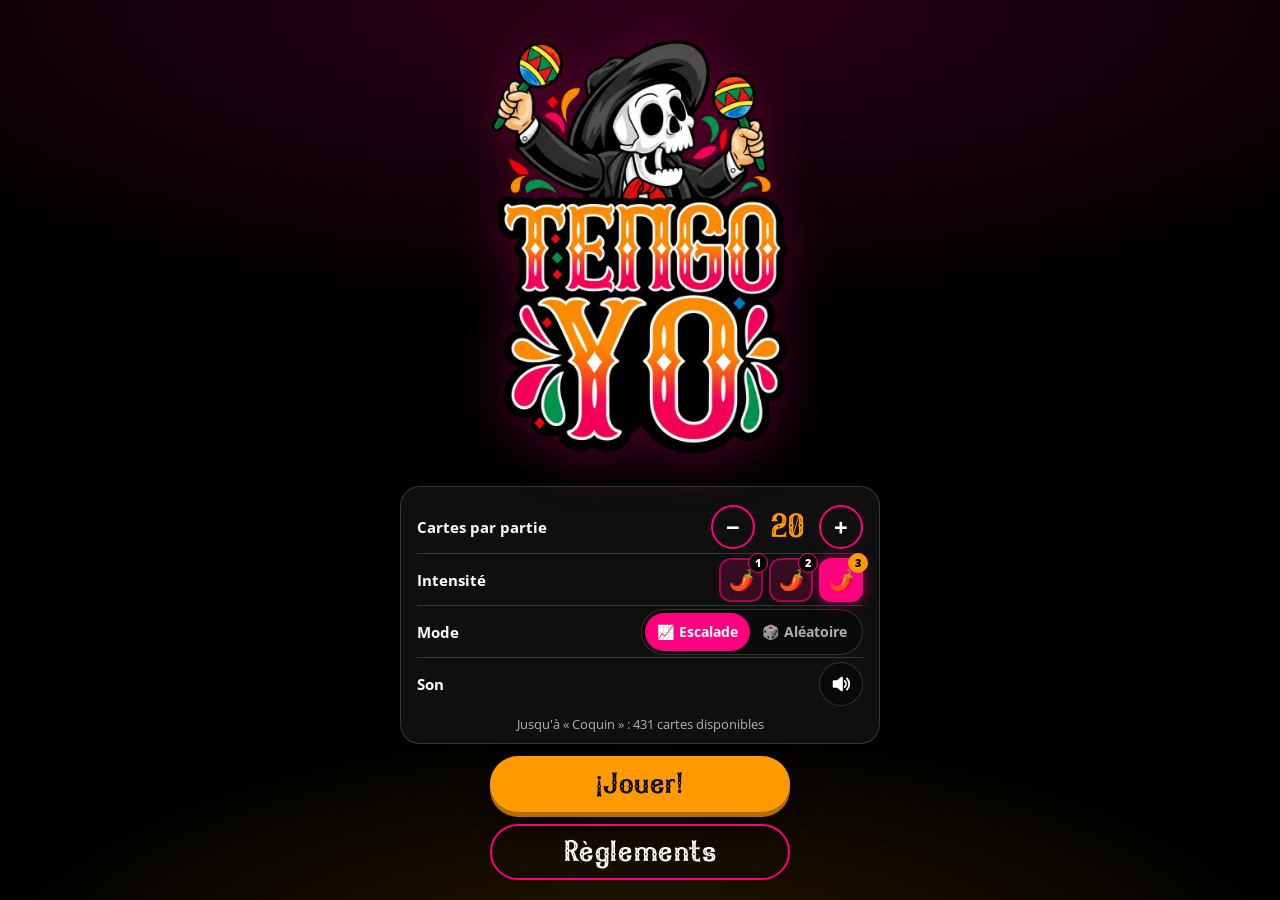
<file: index.html>
<!doctype html>
<html lang="fr-CA">
<head>
  <meta charset="utf-8">
  <meta name="viewport" content="width=device-width, initial-scale=1, viewport-fit=cover">

  <!-- SEO -->
  <title>Tengo Yo : le party game où il faut penser pareil</title>
  <meta name="description" content="Une carte, un thème, 15 secondes pour écrire un seul mot. Même réponse que ton coéquipier ? 1 point ! Party game gratuit sur un seul cell, sans téléchargement.">
  <meta name="robots" content="index, follow, max-image-preview:large">
  <link rel="canonical" href="https://patricepoliquin.com/tengoyo/">

  <!-- Partage : Facebook, Messenger, LinkedIn, iMessage… (Open Graph) -->
  <meta property="og:type" content="website">
  <meta property="og:site_name" content="Tengo Yo">
  <meta property="og:locale" content="fr_CA">
  <meta property="og:url" content="https://patricepoliquin.com/tengoyo/">
  <meta property="og:title" content="Tengo Yo : ¡Pensez pareil!">
  <meta property="og:description" content="1 thème, 15 secondes, le même mot = 1 point. Le party game gratuit qui se joue sur un seul cell, au milieu de la table.">
  <meta property="og:image" content="https://patricepoliquin.com/tengoyo/assets/social/og-image.jpg">
  <meta property="og:image:secure_url" content="https://patricepoliquin.com/tengoyo/assets/social/og-image.jpg">
  <meta property="og:image:type" content="image/jpeg">
  <meta property="og:image:width" content="1200">
  <meta property="og:image:height" content="630">
  <meta property="og:image:alt" content="Logo Tengo Yo, un squelette mariachi avec des maracas, et le slogan « ¡Pensez pareil! »">

  <!-- Partage : X / Twitter -->
  <meta name="twitter:card" content="summary_large_image">
  <meta name="twitter:title" content="Tengo Yo : ¡Pensez pareil!">
  <meta name="twitter:description" content="1 thème, 15 secondes, le même mot = 1 point. Le party game gratuit sur un seul cell.">
  <meta name="twitter:image" content="https://patricepoliquin.com/tengoyo/assets/social/og-image.jpg">
  <meta name="twitter:image:alt" content="Logo Tengo Yo et le slogan « ¡Pensez pareil! »">

  <!-- Icônes et installation sur l'écran d'accueil -->
  <link rel="icon" type="image/png" sizes="32x32" href="assets/icons/favicon-32.png">
  <link rel="icon" type="image/png" sizes="16x16" href="assets/icons/favicon-16.png">
  <link rel="apple-touch-icon" sizes="180x180" href="assets/icons/apple-touch-icon.png">
  <link rel="manifest" href="site.webmanifest">
  <meta name="theme-color" content="#000000">
  <meta name="mobile-web-app-capable" content="yes">
  <meta name="apple-mobile-web-app-capable" content="yes">
  <meta name="apple-mobile-web-app-title" content="Tengo Yo">
  <meta name="apple-mobile-web-app-status-bar-style" content="black-translucent">

  <!-- Données structurées (Google) -->
  <script type="application/ld+json">
  {
    "@context": "https://schema.org",
    "@type": "WebApplication",
    "name": "Tengo Yo",
    "alternateName": "Tengo Yo : le party game où il faut penser pareil",
    "url": "https://patricepoliquin.com/tengoyo/",
    "description": "Party game de groupe : une carte, un thème, 15 secondes pour écrire un seul mot. Les coéquipiers qui écrivent le même mot marquent un point. Gratuit, sur un seul cellulaire posé au milieu de la table.",
    "image": "https://patricepoliquin.com/tengoyo/assets/social/og-image.jpg",
    "inLanguage": "fr-CA",
    "applicationCategory": "GameApplication",
    "genre": "Party game",
    "operatingSystem": "Tous (navigateur web)",
    "browserRequirements": "Nécessite JavaScript",
    "isAccessibleForFree": true,
    "offers": { "@type": "Offer", "price": "0", "priceCurrency": "CAD" }
  }
  </script>

  <link rel="preload" href="assets/fonts/Luchados.woff" as="font" type="font/woff" crossorigin>
  <link rel="preload" href="assets/fonts/open-sans-wght.woff2" as="font" type="font/woff2" crossorigin>
  <link rel="preload" href="assets/img/logo.webp" as="image">
  <link rel="stylesheet" href="css/styles.css">
</head>
<body>
  <div class="app" id="app">

    <!-- ============ ACCUEIL ============ -->
    <section class="screen screen--home is-active" id="screen-home" aria-labelledby="home-title">
      <h1 class="logo" id="home-title">
        <img src="assets/img/logo.webp" alt="Tengo Yo" class="logo__img" id="logo" width="720" height="1010">
      </h1>
      <p class="sr-only">Le party game où il faut penser pareil : une carte, un thème, 15 secondes pour écrire un seul mot. Même réponse que ton coéquipier ? 1 point.</p>

      <div class="settings">
        <div class="setting">
          <span class="setting__label" id="count-label">Cartes par partie</span>
          <div class="stepper" role="group" aria-labelledby="count-label">
            <button class="stepper__btn" type="button" data-step="-5" aria-label="Retirer 5 cartes">−</button>
            <output class="stepper__value" id="count-value" aria-live="polite">20</output>
            <button class="stepper__btn" type="button" data-step="5" aria-label="Ajouter 5 cartes">+</button>
          </div>
        </div>

        <div class="setting">
          <span class="setting__label" id="spice-label">Intensité</span>
          <div class="spice-picker" id="spice-picker" role="radiogroup" aria-labelledby="spice-label"></div>
        </div>

        <div class="setting">
          <span class="setting__label" id="mode-label">Mode</span>
          <div class="segmented" id="mode-picker" role="radiogroup" aria-labelledby="mode-label">
            <label class="segmented__opt"><input class="sr-only" type="radio" name="mode" value="escalade"><span aria-hidden="true">📈</span> Escalade</label>
            <label class="segmented__opt"><input class="sr-only" type="radio" name="mode" value="aleatoire"><span aria-hidden="true">🎲</span> Aléatoire</label>
          </div>
        </div>

        <div class="setting">
          <span class="setting__label">Son</span>
          <button class="icon-btn icon-btn--sound" type="button" data-action="toggle-sound" aria-pressed="true" aria-label="Son activé">
            <svg viewBox="0 0 24 24" aria-hidden="true"><path class="i-speaker" d="M4 9h4l5-4v14l-5-4H4z"/><path class="i-waves" d="M16 8.5a5 5 0 0 1 0 7M18.5 6a8.5 8.5 0 0 1 0 12"/><path class="i-mute" d="M16 9l6 6M22 9l-6 6"/></svg>
          </button>
        </div>
        <p class="settings__hint" id="settings-hint" aria-live="polite"></p>
      </div>

      <div class="home__actions">
        <button class="btn btn--primary" type="button" id="btn-play">¡Jouer!</button>
        <button class="btn btn--ghost" type="button" id="btn-rules">Règlements</button>
      </div>
    </section>

    <!-- ============ RÈGLEMENTS ============ -->
    <section class="screen screen--rules" id="screen-rules" aria-labelledby="rules-title" hidden>
      <div class="rules">
        <h2 class="rules__title" id="rules-title">Règlements</h2>
        <ol class="rules__list">
          <li><strong>Formez des équipes de deux</strong> (ou jouez chacun pour soi). Chaque joueur a une feuille et un crayon.</li>
          <li><strong>Posez le cell à plat au centre de la table.</strong> La question s'affiche dans les deux sens : tout le monde peut la lire.</li>
          <li><strong>Une carte se retourne</strong> avec un thème. Ex. : <em>« Un animal à fourrure »</em>.</li>
          <li><strong>15 secondes</strong> pour écrire <strong>un seul mot</strong>, sans se parler ni se faire de signes.</li>
          <li><strong>Au buzzer, on dévoile.</strong> Si les deux coéquipiers ont écrit le <strong>même mot</strong>, l'équipe marque <strong>1 point</strong>.
            <div class="rules__example">
              <span>Équipe 1 : ours, chien</span><span class="rules__zero">0</span>
              <span>Équipe 2 : loup, loup</span><span class="rules__point">+1</span>
            </div>
          </li>
          <li><strong>En solo :</strong> tu marques 1 point pour chaque joueur qui a écrit le même mot que toi.</li>
          <li><strong>Passer :</strong> une carte trop dure ou que personne ne veut jouer ? D'un commun accord, on la passe. Elle ne compte pas.</li>
          <li><strong>Deux modes :</strong> en <em>Escalade</em>, les cartes montent de 🌶️ à 🌶️🌶️🌶️ au fil de la partie. En <em>Aléatoire</em>, tout est mélangé.</li>
          <li>Le plus de points à la fin gagne.</li>
        </ol>
        <h3 class="rules__subtitle">Intensité</h3>
        <ul class="rules__spice" id="rules-spice"></ul>
        <p class="rules__warning">Jeu réservé aux adultes consentants. Ce qui se dit autour de la table reste autour de la table.</p>
        <h3 class="rules__subtitle">À imprimer</h3>
        <div class="rules__prints">
          <a class="btn btn--ghost btn--small" href="print/reponses.html" target="_blank" rel="noopener">Feuille de réponses</a>
          <a class="btn btn--ghost btn--small" href="print/pointage.html" target="_blank" rel="noopener">Feuille de pointage</a>
        </div>
        <button class="btn btn--primary" type="button" data-action="close-rules">Compris !</button>
      </div>
    </section>

    <!-- ============ COMPTE À REBOURS ============ -->
    <section class="screen screen--countdown" id="screen-countdown" aria-live="assertive" hidden>
      <div class="countdown" id="countdown-number">5</div>
    </section>

    <!-- ============ PARTIE ============ -->
    <!-- Le cell est posé à plat au milieu de la table : la barre du haut est une copie
         tournée à 180° (générée en JS) pour les joueurs assis en face. -->
    <section class="screen screen--game" id="screen-game" hidden>
      <div class="table" id="table">
        <div class="deck" id="deck" aria-hidden="true"></div>
        <!-- La carte active est injectée ici -->
      </div>

      <div class="controls controls--bottom" id="controls">
        <button class="icon-btn icon-btn--small" type="button" data-action="quit" aria-label="Quitter la partie">
          <svg viewBox="0 0 24 24" aria-hidden="true"><path d="M6 6l12 12M18 6L6 18"/></svg>
        </button>
        <div class="controls__round" aria-label="Carte"><span data-hud="round">1</span><span class="controls__sep">/</span><span data-hud="total">20</span></div>
        <div class="timer" data-hud="timer" role="timer" aria-live="off">
          <svg class="timer__ring" viewBox="0 0 100 100" aria-hidden="true">
            <circle class="timer__track" cx="50" cy="50" r="42"/>
            <circle class="timer__progress" data-hud="progress" cx="50" cy="50" r="42" pathLength="100"/>
          </svg>
          <span class="timer__value" data-hud="value">15</span>
        </div>
        <div class="controls__action">
          <button class="btn btn--ghost btn--small" type="button" data-action="skip">Passer</button>
          <button class="btn btn--primary btn--small" type="button" data-action="next" hidden>Carte suivante</button>
        </div>
      </div>
      <p class="sr-only" id="sr-question" aria-live="polite"></p>
    </section>

    <!-- ============ FIN DE PARTIE ============ -->
    <section class="screen screen--end" id="screen-end" aria-labelledby="end-title" hidden>
      <div class="end">
        <img src="assets/img/logo.webp" alt="" class="end__logo" id="end-logo" width="720" height="1010">
        <h2 class="end__title" id="end-title">¡Se acabó!</h2>
        <p class="end__subtitle">Partie terminée. Comptez vos points !</p>
        <p class="end__stats" id="end-stats"></p>
        <div class="end__actions">
          <button class="btn btn--primary" type="button" data-action="replay">Nouvelle partie</button>
          <button class="btn btn--ghost" type="button" data-action="home">Accueil</button>
        </div>
      </div>
      <div class="confetti" id="confetti" aria-hidden="true"></div>
    </section>

    <!-- Confirmation pour quitter -->
    <dialog class="modal" id="dialog-quit" aria-labelledby="quit-title">
      <h2 class="modal__title" id="quit-title">Quitter la partie ?</h2>
      <p>La partie en cours sera perdue.</p>
      <div class="modal__actions">
        <button class="btn btn--ghost btn--small" type="button" data-action="quit-cancel">Continuer</button>
        <button class="btn btn--primary btn--small" type="button" data-action="quit-confirm">Quitter</button>
      </div>
    </dialog>

    <noscript><p class="noscript">Tengo Yo a besoin de JavaScript pour fonctionner.</p></noscript>
  </div>

  <script src="vendor/gsap.min.js"></script>
  <script type="module" src="js/main.js"></script>
</body>
</html>
</file>
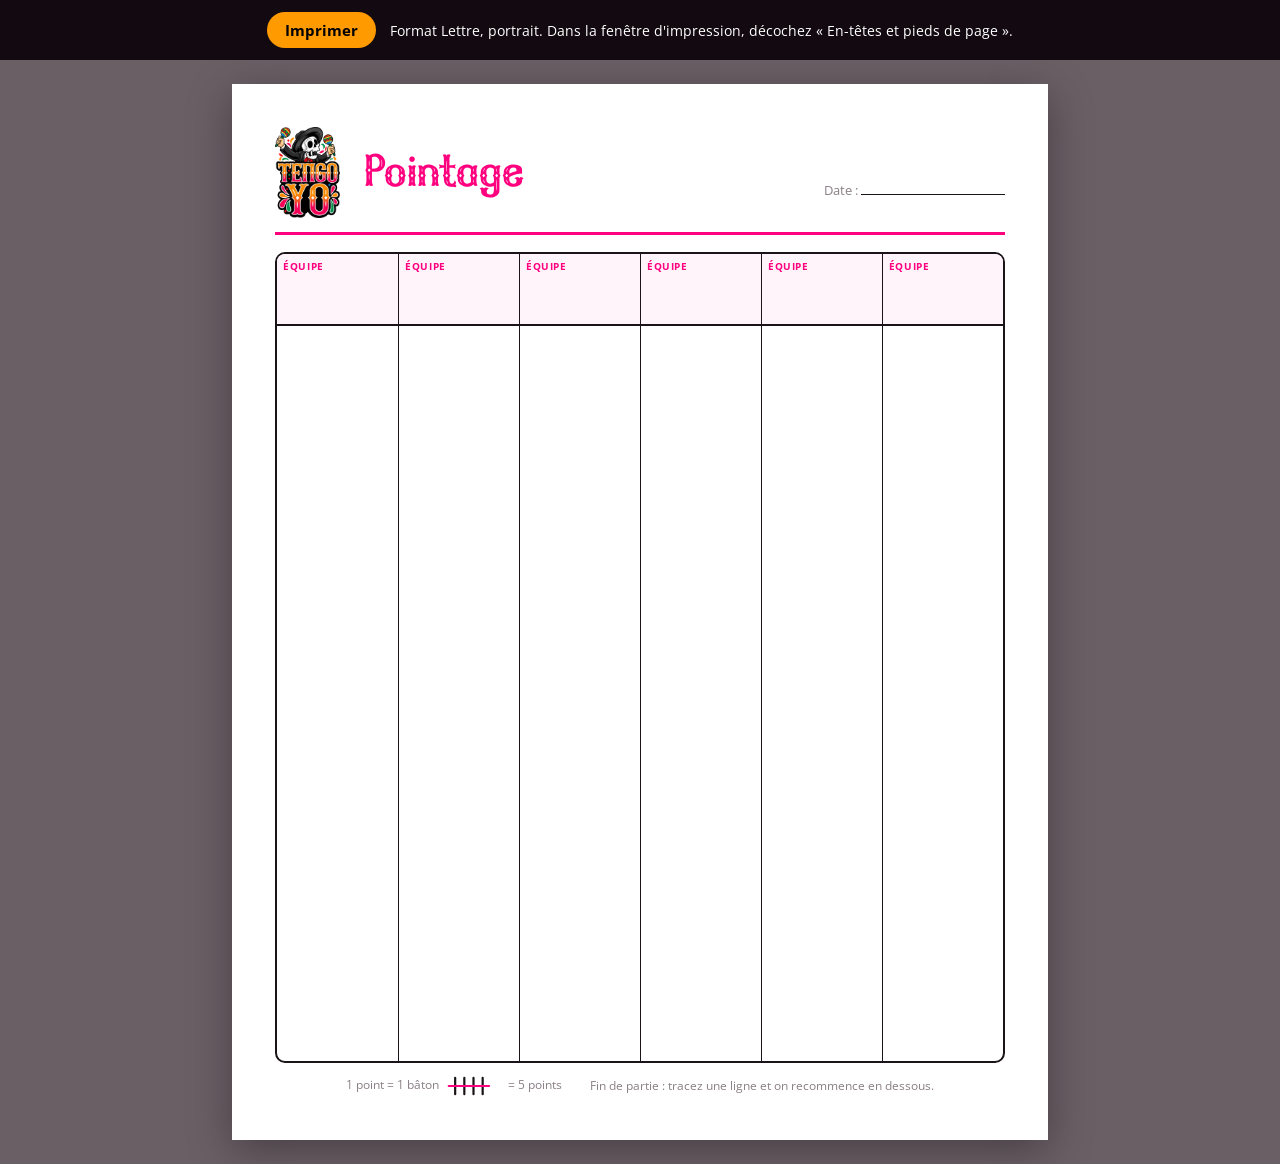
<file: print/pointage.html>
<!doctype html>
<html lang="fr-CA">
<head>
  <meta charset="utf-8">
  <meta name="viewport" content="width=device-width, initial-scale=1">
  <title>Tengo Yo : feuille de pointage</title>
  <meta name="robots" content="noindex, follow">
  <link rel="icon" type="image/png" sizes="32x32" href="../assets/icons/favicon-32.png">
  <link rel="stylesheet" href="print.css">
  <style>
    .head {
      display: flex;
      align-items: center;
      gap: 0.25in;
      padding-bottom: 0.14in;
      border-bottom: 3px solid var(--rosa);
    }

    .head__logo { height: 0.95in; width: auto; }
    .head__title { margin: 0; font-size: 46px; color: var(--rosa); }
    .head__date { margin-left: auto; font-size: 13px; color: var(--soft); align-self: flex-end; padding-bottom: 6px; }
    .head__date span { display: inline-block; width: 1.5in; border-bottom: 1px solid var(--ink); }

    /* 6 colonnes d'équipe : nom en haut, grand espace libre pour les bâtons */
    .teams {
      flex: 1;
      display: grid;
      grid-template-columns: repeat(6, 1fr);
      margin-top: 0.18in;
      border: 2px solid var(--ink);
      border-radius: 10px;
      overflow: hidden;
    }

    .team { display: flex; flex-direction: column; min-width: 0; }
    .team + .team { border-left: 1.5px solid var(--ink); }

    .team__name {
      height: 0.75in;
      padding: 5px 6px;
      border-bottom: 2px solid var(--ink);
      background: #fff4fa;
      font-size: 10px;
      font-weight: 700;
      letter-spacing: 0.06em;
      text-transform: uppercase;
      color: var(--rosa);
    }

    .team__score { flex: 1; }

    .foot {
      display: flex;
      align-items: center;
      justify-content: center;
      gap: 0.3in;
      margin-top: 0.12in;
      font-size: 12px;
      color: var(--soft);
    }

    .tally { height: 22px; width: auto; vertical-align: middle; margin: 0 4px; }
  </style>
</head>
<body>
  <div class="toolbar">
    <button type="button" onclick="window.print()">Imprimer</button>
    <span>Format Lettre, portrait. Dans la fenêtre d'impression, décochez « En-têtes et pieds de page ».</span>
  </div>

  <main class="sheet">
    <header class="head">
      <img class="head__logo" src="../assets/img/logo.webp" alt="Tengo Yo">
      <h1 class="head__title display">Pointage</h1>
      <p class="head__date">Date : <span></span></p>
    </header>

    <section class="teams" aria-label="Colonnes des équipes">
      <div class="team"><div class="team__name">Équipe</div><div class="team__score"></div></div>
      <div class="team"><div class="team__name">Équipe</div><div class="team__score"></div></div>
      <div class="team"><div class="team__name">Équipe</div><div class="team__score"></div></div>
      <div class="team"><div class="team__name">Équipe</div><div class="team__score"></div></div>
      <div class="team"><div class="team__name">Équipe</div><div class="team__score"></div></div>
      <div class="team"><div class="team__name">Équipe</div><div class="team__score"></div></div>
    </section>

    <footer class="foot">
      <span>
        1 point = 1 bâton
        <svg class="tally" viewBox="0 0 60 24" aria-label="Quatre bâtons barrés d'une ligne horizontale : 5 points">
          <g stroke="#1a1418" stroke-width="2.4" stroke-linecap="round">
            <path d="M10 3v18M20 3v18M30 3v18M40 3v18"/><path d="M3 12H47" stroke="#FF007F"/>
          </g>
        </svg>
        = 5 points
      </span>
      <span>Fin de partie : tracez une ligne et on recommence en dessous.</span>
    </footer>
  </main>
</body>
</html>
</file>
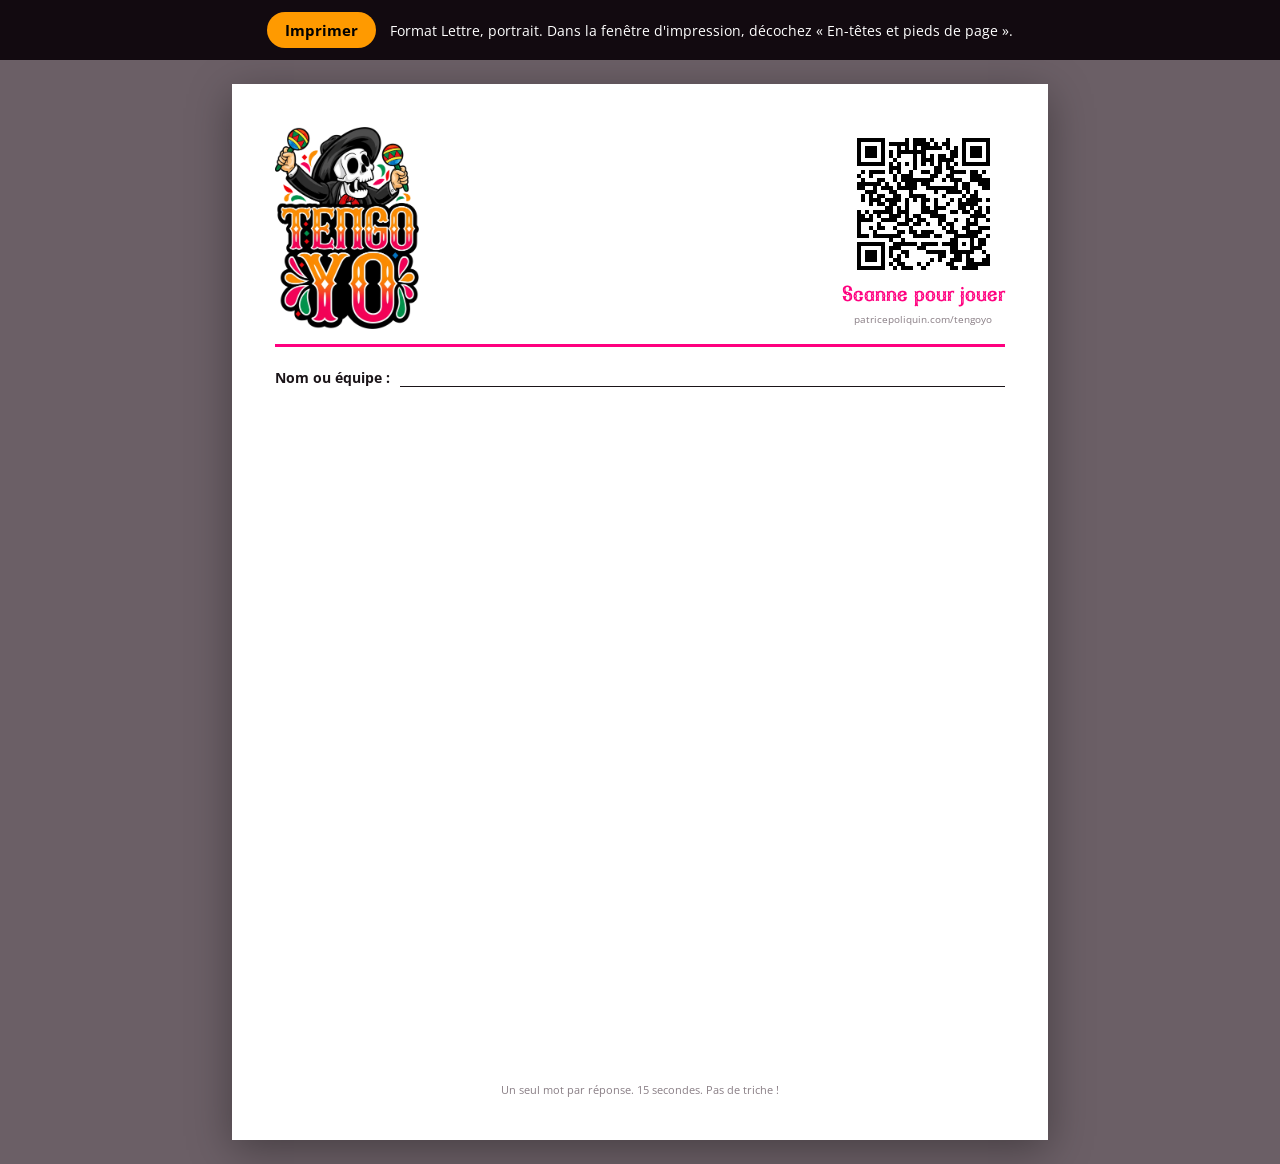
<file: print/reponses.html>
<!doctype html>
<html lang="fr-CA">
<head>
  <meta charset="utf-8">
  <meta name="viewport" content="width=device-width, initial-scale=1">
  <title>Tengo Yo : feuille de réponses</title>
  <meta name="robots" content="noindex, follow">
  <link rel="icon" type="image/png" sizes="32x32" href="../assets/icons/favicon-32.png">
  <link rel="stylesheet" href="print.css">
  <style>
    .head {
      display: flex;
      align-items: center;
      justify-content: space-between;
      gap: 0.3in;
      padding-bottom: 0.16in;
      border-bottom: 3px solid var(--rosa);
    }

    .head__logo { height: 2.1in; width: auto; }

    .qr { display: flex; flex-direction: column; align-items: center; gap: 6px; text-align: center; }
    .qr__code { width: 1.55in; height: 1.55in; display: block; image-rendering: pixelated; }
    .qr__label { margin: 0; font-size: 22px; color: var(--rosa); }
    .qr__url { margin: 0; max-width: 2.4in; font-size: 10px; color: var(--soft); word-break: break-all; }

    .name {
      display: flex;
      align-items: flex-end;
      gap: 10px;
      margin-top: 0.22in;
      font-size: 14px;
      font-weight: 700;
    }

    .name span { flex: 1; border-bottom: 1.5px solid var(--ink); height: 1.2em; }

    /* Grand espace libre pour écrire les réponses */
    .answers { flex: 1; }

    .foot { margin: 0; text-align: center; font-size: 11px; color: var(--soft); }
  </style>
</head>
<body>
  <div class="toolbar">
    <button type="button" onclick="window.print()">Imprimer</button>
    <span>Format Lettre, portrait. Dans la fenêtre d'impression, décochez « En-têtes et pieds de page ».</span>
  </div>

  <main class="sheet">
    <header class="head">
      <img class="head__logo" src="../assets/img/logo.webp" alt="Tengo Yo">
      <div class="qr">
        <!-- Code QR vers https://patricepoliquin.com/tengoyo/ (print/qr-tengoyo.png) -->
        <img class="qr__code" src="qr-tengoyo.png" alt="Code QR vers patricepoliquin.com/tengoyo" width="888" height="888">
        <p class="qr__label display">Scanne pour jouer</p>
        <p class="qr__url">patricepoliquin.com/tengoyo</p>
      </div>
    </header>

    <p class="name">Nom ou équipe : <span></span></p>

    <section class="answers" aria-label="Espace pour écrire les réponses"></section>

    <p class="foot">Un seul mot par réponse. 15 secondes. Pas de triche !</p>
  </main>
</body>
</html>
</file>
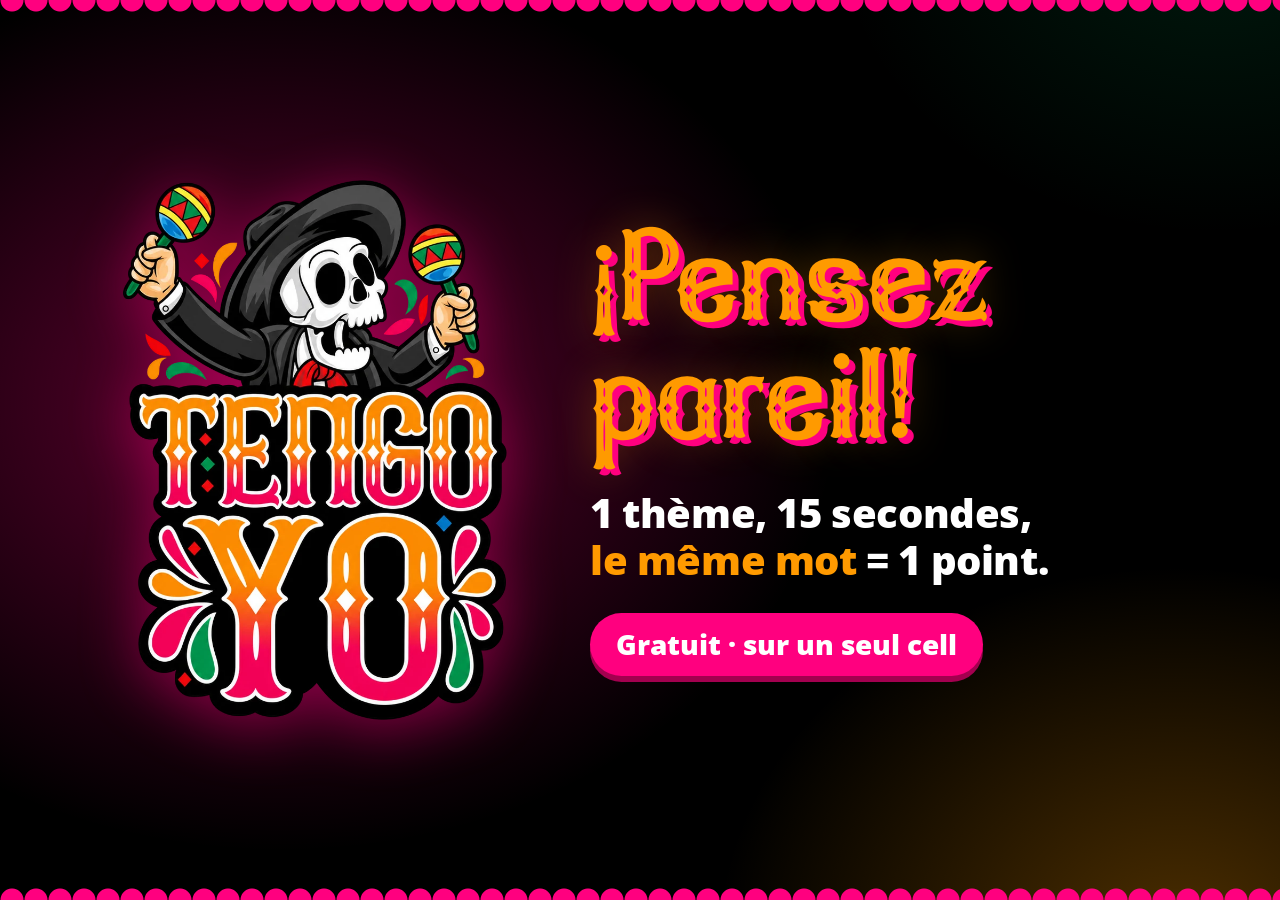
<file: tools/social/og-image.html>
<!doctype html>
<html lang="fr-CA">
<head>
  <meta charset="utf-8">
  <title>Tengo Yo : image de partage (1200 x 630)</title>
  <!-- Gabarit Open Graph / Facebook. Rendu : node tools/social/render.mjs tools/social/og-image.html assets/social/og-image.jpg --size 1200x630 -->
  <style>
    @font-face { font-family: 'Luchados'; src: url('../../assets/fonts/Luchados.woff') format('woff'); }
    @font-face { font-family: 'Open Sans'; src: url('../../assets/fonts/open-sans-wght.woff2') format('woff2'); font-weight: 300 800; }

    html, body { margin: 0; background: #000; }

    .og {
      position: relative;
      width: 100vw; /* 1200 x 630 (Open Graph) ou 1280 x 640 (aperçu GitHub) : suit la taille de rendu */
      height: 100vh;
      overflow: hidden;
      display: grid;
      grid-template-columns: 470px 1fr;
      align-items: center;
      gap: 40px;
      /* Marges : tout le contenu reste dans les 80 % centraux (règle du skill) */
      padding: 0 90px 0 80px;
      box-sizing: border-box;
      color: #fff;
      font-family: 'Open Sans', sans-serif;
      background:
        radial-gradient(70% 80% at 22% 45%, rgba(255, 0, 127, 0.38), transparent 62%),
        radial-gradient(60% 70% at 92% 105%, rgba(255, 154, 0, 0.30), transparent 60%),
        radial-gradient(50% 60% at 95% -10%, rgba(0, 168, 89, 0.16), transparent 60%),
        #000;
    }

    /* Bande papel picado (festons) en haut et en bas */
    .og::before,
    .og::after {
      content: '';
      position: absolute;
      left: 0;
      right: 0;
      height: 18px;
      background:
        radial-gradient(circle at 12px 0, #FF007F 11px, transparent 12px) 0 0 / 24px 18px repeat-x;
    }
    .og::before { top: 0; }
    .og::after { bottom: 0; transform: scaleY(-1); }

    .logo {
      justify-self: center;
      height: 540px;
      width: auto;
      filter: drop-shadow(0 10px 30px rgba(255, 0, 127, 0.45));
    }

    .copy { display: flex; flex-direction: column; align-items: flex-start; }

    .headline {
      margin: 0;
      font-family: 'Luchados', Impact, sans-serif;
      font-weight: normal;
      font-size: 132px;
      line-height: 0.9;
      color: #FF9A00;
      text-shadow: 6px 6px 0 #FF007F, 0 0 40px rgba(255, 154, 0, 0.35);
    }

    .sub {
      margin: 28px 0 0;
      font-size: 40px;
      font-weight: 800;
      line-height: 1.18;
      letter-spacing: -0.01em;
      max-width: 560px;
    }

    .sub em { font-style: normal; color: #FF9A00; }

    .pill {
      margin-top: 30px;
      padding: 12px 26px 13px;
      border-radius: 999px;
      background: #FF007F;
      font-size: 28px;
      font-weight: 800;
      box-shadow: 0 6px 0 #a3004f;
    }
  </style>
</head>
<body>
  <div class="og">
    <img class="logo" src="../../assets/img/logo.webp" alt="Tengo Yo">
    <div class="copy">
      <h1 class="headline">¡Pensez<br>pareil!</h1>
      <p class="sub">1 thème, 15 secondes,<br><em>le même mot</em> = 1 point.</p>
      <span class="pill">Gratuit · sur un seul cell</span>
    </div>
  </div>
</body>
</html>
</file>
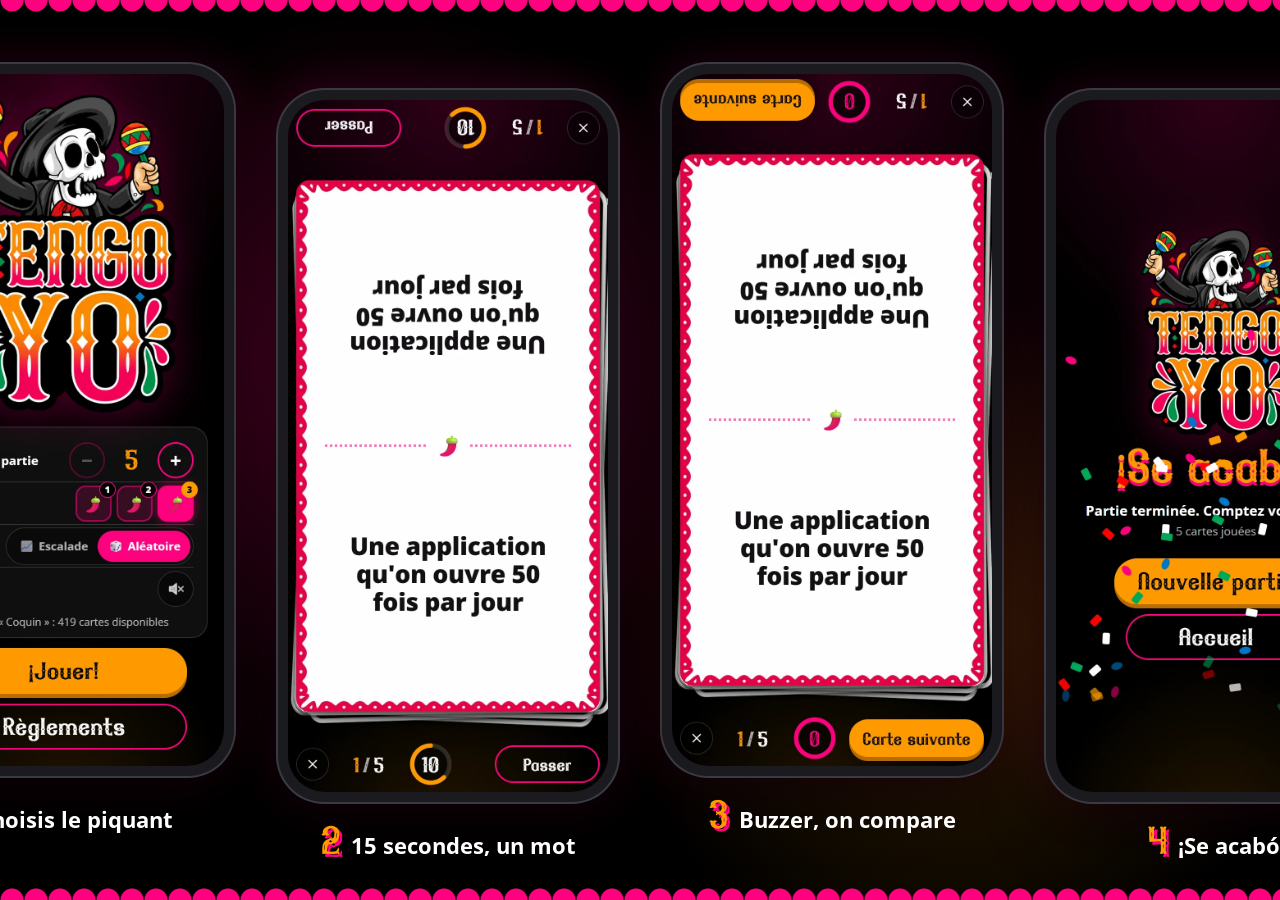
<file: tools/social/readme-screens.html>
<!doctype html>
<html lang="fr-CA">
<head>
  <meta charset="utf-8">
  <title>Tengo Yo : écrans du README (1600 x 900)</title>
  <!-- Rendu : node tools/social/render.mjs tools/social/readme-screens.html docs/readme/screens.png --size 1600x900 -->
  <!-- Les captures (docs/readme/screens/*.webp) sont prises sur un écran de 390 x 844, densité 2. -->
  <style>
    @font-face { font-family: 'Luchados'; src: url('../../assets/fonts/Luchados.woff') format('woff'); }
    @font-face { font-family: 'Open Sans'; src: url('../../assets/fonts/open-sans-wght.woff2') format('woff2'); font-weight: 300 800; }

    html, body { margin: 0; background: #000; }

    .board {
      position: relative;
      width: 100vw;
      height: 100vh;
      overflow: hidden;
      display: flex;
      align-items: center;
      justify-content: center;
      gap: 44px;
      box-sizing: border-box;
      color: #fff;
      font-family: 'Open Sans', sans-serif;
      background:
        radial-gradient(45% 60% at 30% 40%, rgba(255, 0, 127, 0.30), transparent 65%),
        radial-gradient(45% 60% at 75% 70%, rgba(255, 154, 0, 0.22), transparent 65%),
        #000;
    }

    .board::before,
    .board::after {
      content: '';
      position: absolute;
      left: 0;
      right: 0;
      height: 18px;
      background: radial-gradient(circle at 12px 0, #FF007F 11px, transparent 12px) 0 0 / 24px 18px repeat-x;
    }
    .board::before { top: 0; }
    .board::after { bottom: 0; transform: scaleY(-1); }

    .shot { margin: 0; display: flex; flex-direction: column; align-items: center; gap: 22px; }

    /* Téléphone : 390 x 844 réduit à 320 de large */
    .phone {
      width: 320px;
      height: 692px;
      padding: 10px;
      border-radius: 46px;
      background: #1b1b1f;
      box-shadow: 0 0 0 2px #3a3a42, 0 24px 60px rgba(0, 0, 0, 0.7), 0 0 50px rgba(255, 0, 127, 0.18);
    }
    .phone img { display: block; width: 100%; height: 100%; object-fit: cover; border-radius: 37px; }

    .shot:nth-child(even) { transform: translateY(26px); }

    figcaption { display: flex; align-items: baseline; gap: 10px; font-size: 22px; font-weight: 700; }
    figcaption b {
      font-family: 'Luchados', Impact, sans-serif;
      font-weight: normal;
      font-size: 40px;
      color: #FF9A00;
      text-shadow: 3px 3px 0 #FF007F;
    }
  </style>
</head>
<body>
  <main class="board">
    <figure class="shot">
      <div class="phone"><img src="../../docs/readme/screens/home.webp" alt=""></div>
      <figcaption><b>1</b> Choisis le piquant</figcaption>
    </figure>
    <figure class="shot">
      <div class="phone"><img src="../../docs/readme/screens/card.webp" alt=""></div>
      <figcaption><b>2</b> 15 secondes, un mot</figcaption>
    </figure>
    <figure class="shot">
      <div class="phone"><img src="../../docs/readme/screens/timeup.webp" alt=""></div>
      <figcaption><b>3</b> Buzzer, on compare</figcaption>
    </figure>
    <figure class="shot">
      <div class="phone"><img src="../../docs/readme/screens/end.webp" alt=""></div>
      <figcaption><b>4</b> ¡Se acabó!</figcaption>
    </figure>
  </main>
</body>
</html>
</file>
<file: css/styles.css>
/* =========================================================================
   Tengo Yo : charte Día de Muertos
   ========================================================================= */

@font-face {
  font-family: 'Luchados';
  src: url('../assets/fonts/Luchados.woff') format('woff');
  font-display: swap;
}

@font-face {
  font-family: 'Open Sans';
  src: url('../assets/fonts/open-sans-wght.woff2') format('woff2-variations'),
       url('../assets/fonts/open-sans-wght.woff2') format('woff2');
  font-weight: 300 800;
  font-display: swap;
}

:root {
  /* Palette (ref/Pallette de couleurs.txt) */
  --cempasuchil: #FF9A00;
  --rosa: #FF007F;
  --calavera: #FFFFFF;
  --luto: #000000;
  --verde: #00A859;
  --rojo: #FF0000;
  --cielo: #0077C8;

  --ink: #141014;
  --surface: rgba(255, 255, 255, 0.06);
  --line: rgba(255, 255, 255, 0.16);
  --muted: rgba(255, 255, 255, 0.68);

  --font-display: 'Luchados', 'Impact', 'Arial Narrow', sans-serif;
  --font-body: 'Open Sans', system-ui, -apple-system, 'Segoe UI', Roboto, sans-serif;

  --ease-out: cubic-bezier(0.23, 1, 0.32, 1);
  --ease-in-out: cubic-bezier(0.645, 0.045, 0.355, 1);

  --safe-top: env(safe-area-inset-top, 0px);
  --safe-bottom: env(safe-area-inset-bottom, 0px);

  /* Carte : 2:3, limitée par la largeur ET la hauteur disponibles */
  --card-w: min(76vw, 340px, calc((100dvh - 300px - var(--safe-top) - var(--safe-bottom)) / 1.5));
  --card-h: calc(var(--card-w) * 1.5);
  --card-r: calc(var(--card-w) * 0.045);
}

*,
*::before,
*::after { box-sizing: border-box; }

html,
body {
  margin: 0;
  height: 100%;
  background: var(--luto);
  color: var(--calavera);
  font-family: var(--font-body);
  -webkit-font-smoothing: antialiased;
  -webkit-tap-highlight-color: transparent;
  overscroll-behavior: none;
}

body {
  background:
    radial-gradient(120% 60% at 50% 0%, rgba(255, 0, 127, 0.18), transparent 60%),
    radial-gradient(90% 50% at 50% 110%, rgba(255, 154, 0, 0.16), transparent 60%),
    var(--luto);
  touch-action: manipulation;
  user-select: none;
  -webkit-user-select: none;
}

button { font: inherit; color: inherit; }

[hidden] { display: none !important; }

.sr-only {
  position: absolute;
  width: 1px; height: 1px;
  margin: -1px; padding: 0;
  overflow: hidden;
  clip: rect(0 0 0 0);
  white-space: nowrap;
  border: 0;
}

/* ------------------------------------------------------------------ App */

.app {
  position: relative;
  width: 100%;
  max-width: 520px;
  height: 100dvh;
  margin: 0 auto;
  overflow: hidden;
}

.screen {
  position: absolute;
  inset: 0;
  display: flex;
  flex-direction: column;
  align-items: center;
  padding: calc(var(--safe-top) + 16px) 20px calc(var(--safe-bottom) + 20px);
}

/* ------------------------------------------------------------ Boutons */

.btn {
  --btn-bg: var(--cempasuchil);
  --btn-fg: var(--luto);
  --btn-edge: #B86C00;
  position: relative;
  display: inline-flex;
  align-items: center;
  justify-content: center;
  min-height: 56px;
  min-width: 220px;
  padding: 10px 28px 8px;
  border: 0;
  border-radius: 999px;
  background: var(--btn-bg);
  color: var(--btn-fg);
  font-family: var(--font-display);
  font-size: 30px;
  letter-spacing: 0.02em;
  line-height: 1;
  cursor: pointer;
  box-shadow: 0 5px 0 var(--btn-edge), 0 10px 24px rgba(0, 0, 0, 0.45);
  transition: transform 120ms var(--ease-out), box-shadow 120ms var(--ease-out), opacity 150ms ease;
}

.btn:active {
  transform: translateY(4px) scale(0.98);
  box-shadow: 0 1px 0 var(--btn-edge), 0 4px 10px rgba(0, 0, 0, 0.4);
}

.btn:disabled { opacity: 0.45; cursor: default; }

.btn:focus-visible,
.icon-btn:focus-visible,
.stepper__btn:focus-visible,
.spice-chip:has(input:focus-visible) {
  outline: 3px solid var(--cielo);
  outline-offset: 3px;
}

.btn--primary { --btn-bg: var(--cempasuchil); }

.btn--ghost {
  --btn-bg: transparent;
  --btn-fg: var(--calavera);
  --btn-edge: transparent;
  border: 2px solid var(--rosa);
  box-shadow: none;
}

.btn--ghost:active { box-shadow: none; background: rgba(255, 0, 127, 0.15); }

.btn--small { min-width: 140px; min-height: 46px; font-size: 22px; padding: 8px 22px 6px; }

.icon-btn {
  display: grid;
  place-items: center;
  width: 44px;
  height: 44px;
  padding: 0;
  border: 1px solid var(--line);
  border-radius: 50%;
  background: rgba(0, 0, 0, 0.45);
  cursor: pointer;
  transition: transform 120ms var(--ease-out);
}

.icon-btn:active { transform: scale(0.92); }

.icon-btn svg {
  width: 22px; height: 22px;
  fill: none;
  stroke: currentColor;
  stroke-width: 2;
  stroke-linecap: round;
  stroke-linejoin: round;
}

.icon-btn .i-speaker { fill: currentColor; }
.icon-btn .i-mute { display: none; }
.icon-btn[aria-pressed="false"] .i-waves { display: none; }
.icon-btn[aria-pressed="false"] .i-mute { display: inline; }
.icon-btn[aria-pressed="false"] { color: var(--muted); }

/* ------------------------------------------------------------- Accueil */

.screen--home { justify-content: space-between; gap: 12px; }


/* Logo : occupe tout l'espace libre entre la guirlande et les réglages */
.logo {
  position: relative;
  z-index: 1;
  flex: 1 1 auto;
  min-height: 0;
  width: 100%;
  margin: 4px 0 0;
  display: flex;
  align-items: center;
  justify-content: center;
}

.logo__img {
  height: 100%;
  max-height: 46dvh;
  width: auto;
  max-width: min(84vw, 380px);
  object-fit: contain;
  filter: drop-shadow(0 8px 24px rgba(255, 0, 127, 0.28));
}

.settings {
  width: 100%;
  padding: 14px 16px 10px;
  border: 1px solid var(--line);
  border-radius: 20px;
  background: var(--surface);
  backdrop-filter: blur(6px);
}

.setting {
  display: flex;
  align-items: center;
  justify-content: space-between;
  gap: 12px;
  min-height: 52px;
}

.setting + .setting { border-top: 1px solid var(--line); }

.setting__label { font-weight: 700; font-size: 15px; }

.settings__hint {
  min-height: 18px;
  margin: 6px 0 0;
  text-align: center;
  font-size: 13px;
  color: var(--muted);
}

.settings__hint.is-error { color: var(--cempasuchil); font-weight: 700; }

.stepper { display: flex; align-items: center; gap: 6px; }

.stepper__btn {
  width: 44px; height: 44px;
  border: 2px solid var(--rosa);
  border-radius: 50%;
  background: transparent;
  font-size: 24px;
  font-weight: 700;
  line-height: 1;
  cursor: pointer;
  transition: transform 120ms var(--ease-out), opacity 150ms ease;
}

.stepper__btn:active { transform: scale(0.9); }
.stepper__btn:disabled { opacity: 0.3; }

.stepper__value {
  min-width: 52px;
  text-align: center;
  font-family: var(--font-display);
  font-size: 34px;
  color: var(--cempasuchil);
}

.spice-picker { display: flex; gap: 6px; }

.spice-chip {
  position: relative;
  display: grid;
  place-items: center;
  width: 44px;
  height: 44px;
  padding: 0;
  border: 2px solid var(--line);
  border-radius: 12px;
  background: transparent;
  cursor: pointer;
  transition: transform 120ms var(--ease-out), background-color 150ms ease, border-color 150ms ease;
}

.spice-chip:active { transform: scale(0.92); }
.spice-chip__pepper { font-size: 20px; filter: grayscale(1) opacity(0.5); transition: filter 150ms ease; }

.spice-chip__num {
  position: absolute;
  top: -7px;
  right: -7px;
  display: grid;
  place-items: center;
  width: 20px; height: 20px;
  border-radius: 50%;
  background: var(--luto);
  border: 1px solid var(--line);
  font-size: 11px;
  font-weight: 800;
}

/* Niveaux inclus (de 1 jusqu'au choix) : allumés. Niveau choisi : plein. */
.spice-chip.is-in-range { background: rgba(255, 0, 127, 0.16); border-color: rgba(255, 0, 127, 0.55); }
.spice-chip.is-in-range .spice-chip__pepper { filter: none; }
.spice-chip.is-in-range .spice-chip__num { border-color: var(--rosa); }
.spice-chip:has(input:checked) { background: var(--rosa); border-color: var(--rosa); box-shadow: 0 0 14px rgba(255, 0, 127, 0.55); }
.spice-chip:has(input:checked) .spice-chip__num { background: var(--cempasuchil); border-color: var(--cempasuchil); color: var(--luto); }

/* Choix du mode : deux options côte à côte */
.segmented {
  display: flex;
  padding: 3px;
  border: 1px solid var(--line);
  border-radius: 999px;
  background: rgba(0, 0, 0, 0.35);
}

.segmented__opt {
  display: flex;
  align-items: center;
  gap: 5px;
  min-height: 38px;
  padding: 0 12px;
  border-radius: 999px;
  font-size: 14px;
  font-weight: 700;
  color: var(--muted);
  cursor: pointer;
  white-space: nowrap;
  transition: background-color 150ms ease, color 150ms ease;
}

.segmented__opt:has(input:checked) { background: var(--rosa); color: var(--calavera); }
.segmented__opt:has(input:focus-visible) { outline: 3px solid var(--cielo); outline-offset: 2px; }

.home__actions { display: flex; flex-direction: column; align-items: center; gap: 12px; width: 100%; }
.home__actions .btn { width: min(100%, 300px); }

/* ---------------------------------------------------------- Règlements */

.screen--rules { overflow-y: auto; }

.rules {
  width: 100%;
  padding: 22px 20px 24px;
  border: 1px solid var(--line);
  border-radius: 22px;
  background: rgba(10, 6, 10, 0.88);
  display: flex;
  flex-direction: column;
  align-items: center;
}

.rules__title {
  margin: 0 0 8px;
  font-family: var(--font-display);
  font-weight: normal;
  font-size: 46px;
  color: var(--cempasuchil);
}

.rules__list {
  margin: 0;
  padding-left: 22px;
  font-size: 15px;
  line-height: 1.5;
  align-self: stretch;
}

.rules__list li { margin: 0 0 10px; }
.rules__list li::marker { color: var(--rosa); font-weight: 800; }
.rules__list strong { color: var(--calavera); }

.rules__example {
  display: grid;
  grid-template-columns: 1fr auto;
  gap: 4px 12px;
  margin-top: 8px;
  padding: 10px 12px;
  border-radius: 12px;
  background: var(--surface);
  font-size: 14px;
}

.rules__zero { color: var(--muted); font-weight: 800; }
.rules__point { color: var(--verde); font-weight: 800; }

.rules__subtitle {
  margin: 10px 0 8px;
  font-family: var(--font-display);
  font-weight: normal;
  font-size: 30px;
  color: var(--rosa);
}

.rules__spice {
  list-style: none;
  margin: 0;
  padding: 0;
  align-self: stretch;
  display: grid;
  gap: 6px;
  font-size: 15px;
}

.rules__spice li { display: flex; align-items: center; gap: 12px; }
.rules__peppers { min-width: 6.2em; letter-spacing: -0.1em; }

.rules__prints {
  display: flex;
  flex-wrap: wrap;
  justify-content: center;
  gap: 10px;
  margin-bottom: 20px;
}

.rules__prints .btn { text-decoration: none; font-size: 19px; }

.rules__warning {
  margin: 16px 0 18px;
  font-size: 13px;
  color: var(--muted);
  text-align: center;
}

/* ------------------------------------------------------ Compte à rebours */

.screen--countdown { justify-content: center; }

.countdown {
  font-family: var(--font-display);
  font-size: min(48dvh, 90vw);
  line-height: 1;
  color: var(--cempasuchil);
  text-shadow: 0 10px 40px rgba(255, 0, 127, 0.45);
  will-change: transform, opacity;
}

/* ------------------------------------------------------------- Partie */

/* Cell posé à plat au centre de la table : la carte prend toute la place,
   une barre de contrôle à chaque bout (celle du haut tournée à 180°). */
.screen--game {
  --controls-h: 56px;
  --avail-h: calc(100dvh - 2 * var(--controls-h) - 36px - var(--safe-top) - var(--safe-bottom));
  /* Largeur max, puis on allonge la carte (jusqu'à 1:1,75) pour remplir la hauteur */
  --card-w: min(calc(100vw - 20px), 500px, calc(var(--avail-h) / 1.5));
  --card-h: min(calc(var(--card-w) * 1.75), var(--avail-h));
  gap: 6px;
  padding: calc(var(--safe-top) + 6px) 10px calc(var(--safe-bottom) + 6px);
}

.controls {
  position: relative;
  z-index: 3;
  flex: none;
  display: flex;
  align-items: center;
  gap: 8px;
  width: 100%;
  height: var(--controls-h);
}

.controls--top { transform: rotate(180deg); }

.controls__round {
  min-width: 3.1em;
  font-family: var(--font-display);
  font-size: 26px;
  line-height: 1;
  padding-top: 3px;
  color: var(--cempasuchil);
  text-align: center;
  white-space: nowrap;
}

.controls__sep { margin: 0 3px; color: var(--muted); }
.controls__round [data-hud="total"] { color: var(--calavera); }

.controls__action {
  margin-left: auto;
  display: grid;
  justify-items: end;
}

.controls__action > * { grid-area: 1 / 1; }

.controls .btn {
  min-width: 128px;
  min-height: 46px;
  padding: 8px 16px 6px;
  font-size: 21px;
}

.icon-btn--small { width: 40px; height: 40px; flex: none; }
.icon-btn--small svg { width: 18px; height: 18px; }

.table {
  position: relative;
  flex: 1 1 auto;
  min-height: 0;
  width: 100%;
  display: grid;
  place-items: center;
  perspective: 1400px;
  z-index: 1;
}

.deck,
.card {
  grid-area: 1 / 1;
  width: var(--card-w);
  height: var(--card-h);
}

.deck { position: relative; }

.stack-card {
  position: absolute;
  inset: 0;
  border-radius: var(--card-r);
  background: url('../assets/img/card-back.webp') center / 100% 100% no-repeat;
  box-shadow: 0 2px 6px rgba(0, 0, 0, 0.6);
}

.card {
  position: relative;
  z-index: 2;
  will-change: transform;
}

.card__inner {
  position: relative;
  width: 100%;
  height: 100%;
  transform-style: preserve-3d;
}

.card__face {
  position: absolute;
  inset: 0;
  border-radius: var(--card-r);
  backface-visibility: hidden;
  -webkit-backface-visibility: hidden;
  box-shadow: 0 18px 40px rgba(0, 0, 0, 0.55), 0 2px 6px rgba(0, 0, 0, 0.5);
}

.card__face--back {
  background: url('../assets/img/card-back.webp') center / 100% 100% no-repeat;
}

.card__face--front {
  transform: rotateY(180deg);
  /* Cadre papel picado en 9-slice : coins intacts, festons répétés quelle que soit la hauteur */
  border: 0 solid transparent;
  border-image-source: url('../assets/img/card-front.webp');
  border-image-slice: 64 fill;
  border-image-width: calc(var(--card-w) * 0.089);
  border-image-repeat: round;
  display: grid;
  grid-template-rows: minmax(0, 1fr) auto minmax(0, 1fr);
  padding: calc(var(--card-w) * 0.085) calc(var(--card-w) * 0.095);
  color: var(--ink);
  text-align: center;
  overflow: hidden;
}

/* Chaque moitié se lit depuis son bord de table */
.card__half {
  display: flex;
  align-items: center;
  justify-content: center;
  min-height: 0;
  overflow: hidden;
}

.card__half--top { transform: rotate(180deg); }

/* Séparateur central : pointillés papel picado + piments */
.card__divider {
  display: flex;
  align-items: center;
  gap: calc(var(--card-w) * 0.03);
  padding: calc(var(--card-w) * 0.02) 0;
}

.card__divider::before,
.card__divider::after {
  content: '';
  flex: 1;
  border-top: 3px dotted rgba(255, 0, 127, 0.55);
}

.card__spice {
  font-size: calc(var(--card-w) * 0.07);
  letter-spacing: -0.12em;
  line-height: 1;
  white-space: nowrap;
}

.card__text {
  margin: 0;
  max-width: 100%;
  font-family: var(--font-body);
  font-weight: 800;
  line-height: 1.14;
  letter-spacing: -0.01em;
  text-wrap: balance;
  overflow-wrap: break-word;
  hyphens: auto;
}

.card__stamp {
  position: absolute;
  top: 50%;
  left: 50%;
  translate: -50% -50%;
  padding: 0.12em 0.4em 0.02em;
  border: 4px solid var(--rojo);
  border-radius: 10px;
  color: var(--rojo);
  background: rgba(255, 255, 255, 0.82);
  font-family: var(--font-display);
  font-size: calc(var(--card-w) * 0.18);
  line-height: 1;
  text-transform: uppercase;
}

/* Chrono circulaire */
.timer {
  position: relative;
  flex: none;
  width: 54px;
  height: 54px;
  display: grid;
  place-items: center;
}

.timer__ring { position: absolute; inset: 0; transform: rotate(-90deg); }
.timer__track { fill: rgba(0, 0, 0, 0.55); stroke: rgba(255, 255, 255, 0.14); stroke-width: 10; }

.timer__progress {
  fill: none;
  stroke: var(--cempasuchil);
  stroke-width: 10;
  stroke-linecap: round;
  stroke-dasharray: 100;
  stroke-dashoffset: 0;
  transition: stroke 200ms ease;
}

.timer__value {
  position: relative;
  font-family: var(--font-display);
  font-size: 27px;
  line-height: 1;
  padding-top: 3px;
  font-variant-numeric: tabular-nums;
}

.timer.is-warning .timer__progress { stroke: var(--rojo); }
.timer.is-warning .timer__value { color: var(--rojo); }
.timer.is-done .timer__progress { stroke: transparent; }
.timer.is-done .timer__track { stroke: var(--rosa); }
.timer.is-done .timer__value { color: var(--rosa); }

/* ---------------------------------------------------------- Fin de partie */

.screen--end { justify-content: center; }

.end {
  position: relative;
  z-index: 1;
  display: flex;
  flex-direction: column;
  align-items: center;
  text-align: center;
}

.end__logo {
  height: 30dvh;
  width: auto;
  max-width: 70vw;
  object-fit: contain;
  filter: drop-shadow(0 8px 24px rgba(255, 0, 127, 0.28));
}

.end__title {
  margin: 8px 0 0;
  font-family: var(--font-display);
  font-weight: normal;
  font-size: clamp(48px, 15vw, 72px);
  line-height: 1;
  color: var(--cempasuchil);
  text-shadow: 0 4px 0 var(--rosa);
}

.end__subtitle { margin: 12px 0 4px; font-size: 17px; font-weight: 700; }
.end__stats { margin: 0 0 24px; color: var(--muted); font-size: 14px; }
.end__actions { display: flex; flex-direction: column; gap: 12px; align-items: center; }

.confetti { position: absolute; inset: 0; pointer-events: none; overflow: hidden; z-index: 3; }

.confetti__piece {
  position: absolute;
  top: 0;
  left: 0;
  width: 9px;
  height: 14px;
  border-radius: 2px;
  will-change: transform;
}

/* -------------------------------------------------------------- Dialogue */

.modal {
  width: min(88vw, 360px);
  padding: 22px 20px 20px;
  border: 1px solid var(--rosa);
  border-radius: 20px;
  background: #120a10;
  color: var(--calavera);
  text-align: center;
}

.modal::backdrop { background: rgba(0, 0, 0, 0.7); }

.modal[open] { animation: modal-in 220ms var(--ease-out); }

@keyframes modal-in {
  from { opacity: 0; transform: scale(0.95); }
}

.modal__title {
  margin: 0;
  font-family: var(--font-display);
  font-weight: normal;
  font-size: 32px;
  color: var(--cempasuchil);
}

.modal p { margin: 8px 0 18px; color: var(--muted); }
.modal__actions { display: flex; gap: 10px; justify-content: center; }
.modal__actions .btn { min-width: 0; flex: 1; }

.noscript { padding: 40px 20px; text-align: center; }

/* ------------------------------------------------------- Petits écrans */

@media (max-height: 640px) {
  .btn { min-height: 50px; font-size: 26px; }
  .setting { min-height: 46px; }
}

@media (max-width: 380px) {
  .screen { padding-left: 14px; padding-right: 14px; }
  .settings { padding: 10px 12px 8px; }
  .setting__label { font-size: 14px; }
  .spice-picker { gap: 5px; }
  .spice-chip { width: 38px; height: 40px; border-radius: 10px; }
  .spice-chip__pepper { font-size: 17px; }
  .stepper__btn { width: 40px; height: 40px; }
  .stepper__value { min-width: 44px; font-size: 30px; }
}

/* ------------------------------------------------------- Moins d'animation */

@media (prefers-reduced-motion: reduce) {
  .btn,
  .icon-btn,
  .stepper__btn,
  .spice-chip,
  .spice-chip__pepper,
  .segmented__opt,
  .timer__progress { transition: none; }
  .modal[open] { animation: none; }
}
</file>
<file: print/print.css>
/* Feuilles imprimables Tengo Yo (format Lettre) */

@font-face {
  font-family: 'Luchados';
  src: url('../assets/fonts/Luchados.woff') format('woff');
}

@font-face {
  font-family: 'Open Sans';
  src: url('../assets/fonts/open-sans-wght.woff2') format('woff2');
  font-weight: 300 800;
}

:root {
  --rosa: #FF007F;
  --cempasuchil: #FF9A00;
  --ink: #1a1418;
  --soft: #8a7f86;
  --rule: #d9cfd5;
}

@page { size: letter portrait; margin: 0.45in; }

* { box-sizing: border-box; }

html, body {
  margin: 0;
  color: var(--ink);
  font-family: 'Open Sans', system-ui, sans-serif;
  -webkit-print-color-adjust: exact;
  print-color-adjust: exact;
}

body { background: #6b5f66; }

/* Une page Lettre à l'écran, sans marge d'impression */
.sheet {
  width: 8.5in;
  height: 11in;
  margin: 24px auto;
  padding: 0.45in;
  background: #fff;
  box-shadow: 0 10px 40px rgba(0, 0, 0, 0.35);
  display: flex;
  flex-direction: column;
}

.display { font-family: 'Luchados', Impact, sans-serif; font-weight: normal; line-height: 1; }

/* Barre d'outils (écran seulement) */
.toolbar {
  position: sticky;
  top: 0;
  z-index: 2;
  display: flex;
  flex-wrap: wrap;
  align-items: center;
  justify-content: center;
  gap: 10px 14px;
  padding: 12px 16px;
  background: #120a10;
  color: #fff;
  font-size: 14px;
}

.toolbar a { color: var(--cempasuchil); }

.toolbar button {
  padding: 8px 18px;
  border: 0;
  border-radius: 999px;
  background: var(--cempasuchil);
  color: #000;
  font: 700 15px 'Open Sans', sans-serif;
  cursor: pointer;
}


@media print {
  body { background: none; }
  .toolbar { display: none !important; }
  .sheet {
    width: auto;
    height: calc(11in - 0.9in);
    margin: 0;
    padding: 0;
    box-shadow: none;
    break-after: page;
  }
  .sheet:last-child { break-after: auto; }
}
</file>
